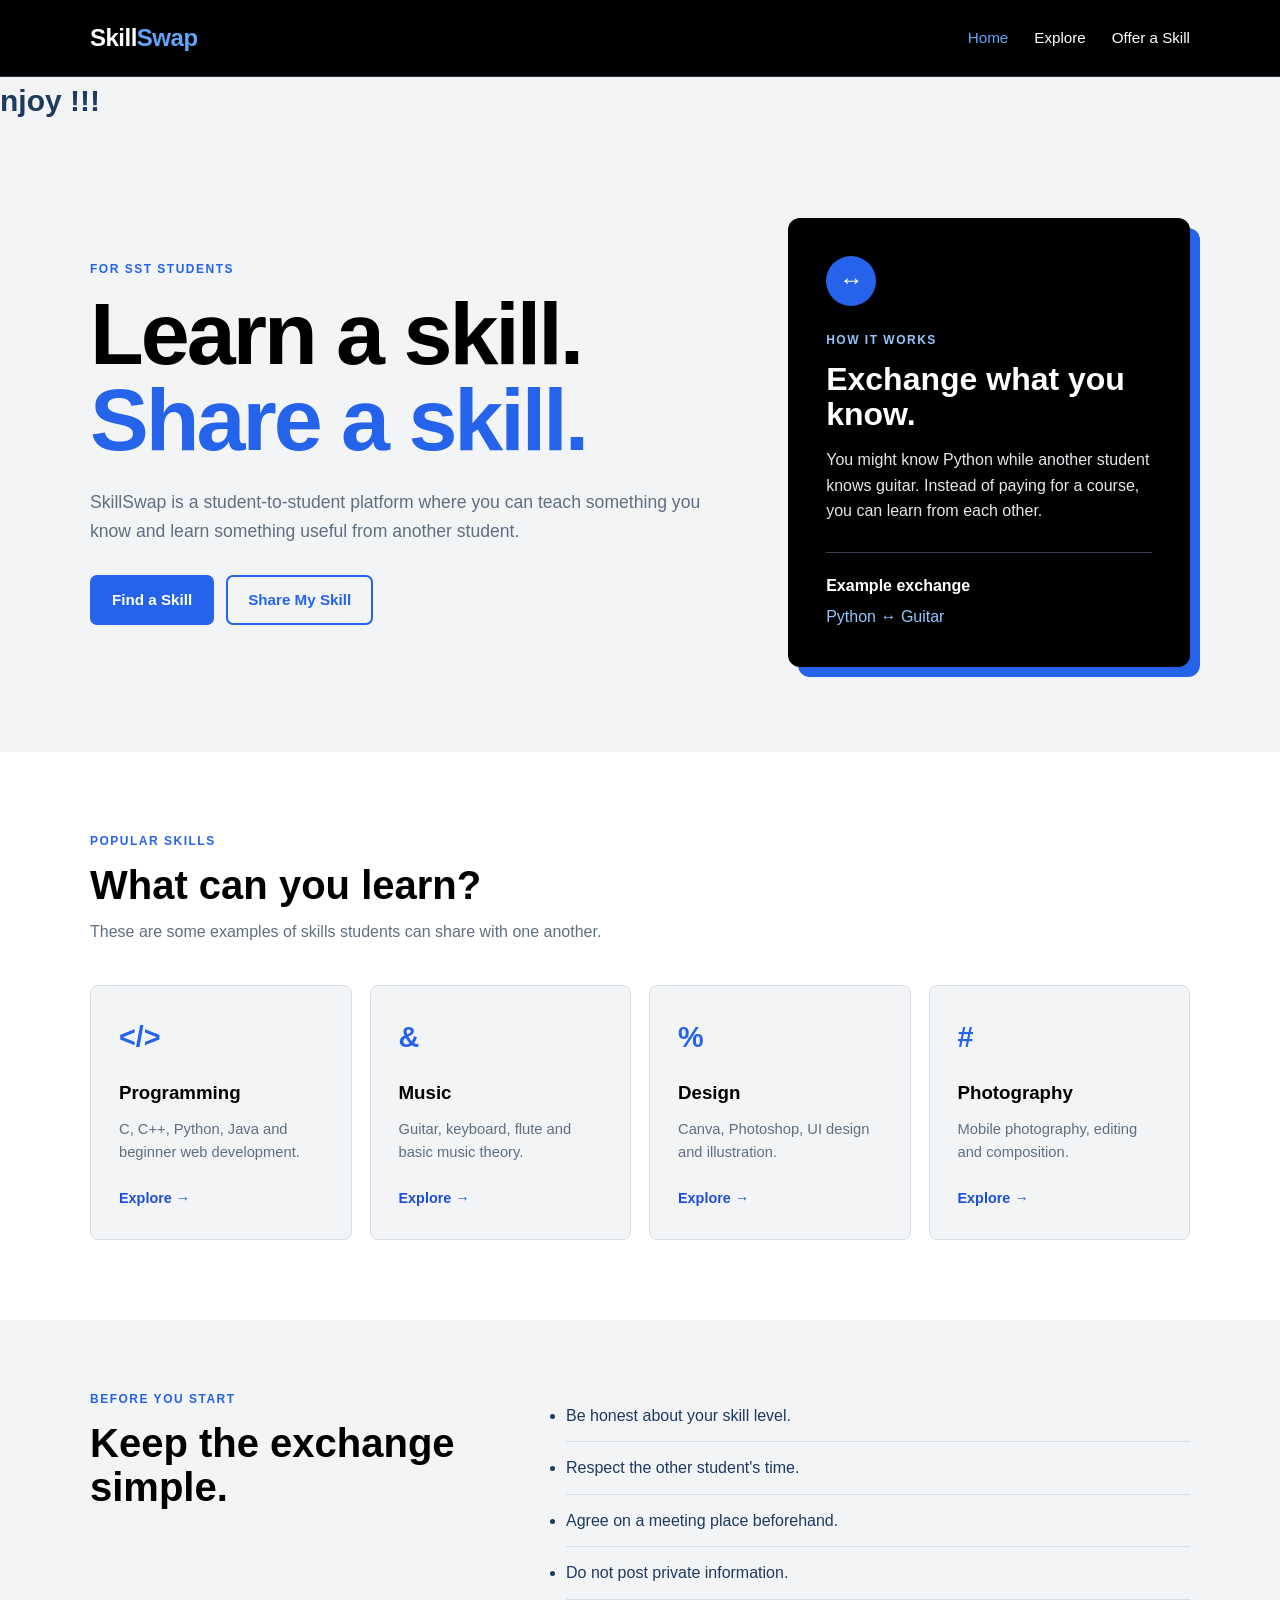
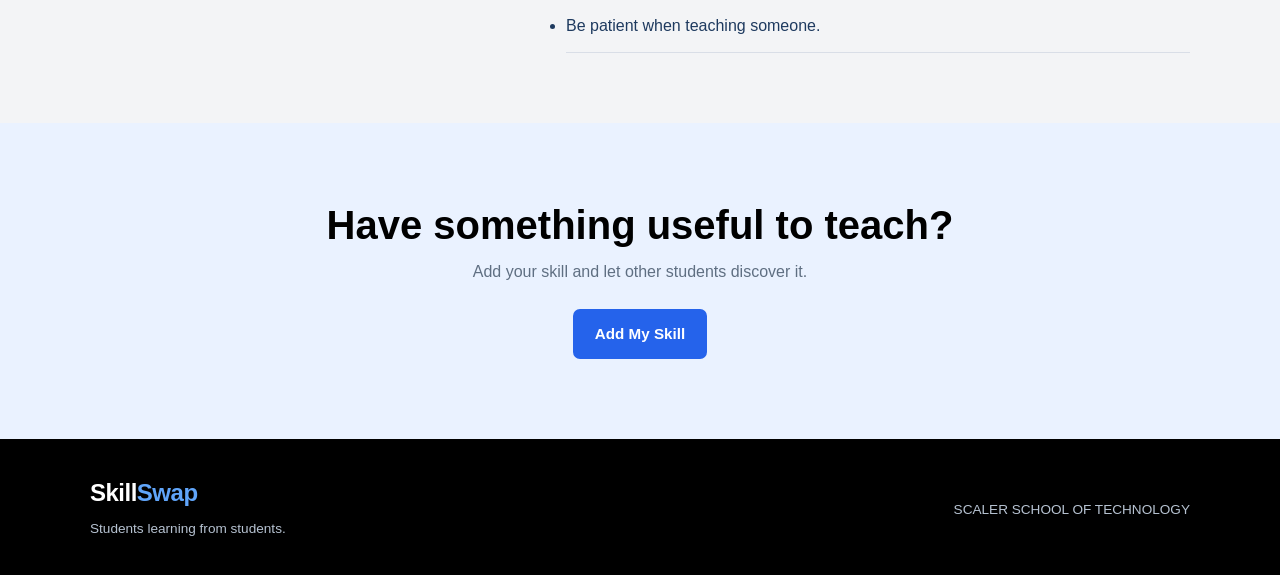
<file: index.html>
<!DOCTYPE html>
<html lang="en">
<head>
    <meta charset="UTF-8">
    <meta name="viewport" content="width=device-width, initial-scale=1.0">
    <title>SkillSwap - Learn and Share</title>
    <link rel="stylesheet" href="style.css">
</head>

<body>

<header>
    <div class="container nav-bar">
        <a href="index.html" class="brand">Skill<span>Swap</span></a>

        <nav>
            <a href="index.html" class="current">Home</a>
            <a href="explore.html">Explore</a>
            <a href="offer.html">Offer a Skill</a>
        </nav>
    </div>
</header>

<main>
<marquee direction="right" >
               Teach Learn & Enjoy !!!
             </marquee>
    <section class="hero">
        <div class="container hero-content">

            <div class="hero-info">
                <p class="label">FOR SST STUDENTS</p>

                <h1>
                    Learn a skill.
                    <span>Share a skill.</span>
                </h1>

                <p class="hero-description">
                    SkillSwap is a student-to-student platform where
                    you can teach something you know and learn something
                    useful from another student.
                </p>

                <div class="buttons">
                    <a href="explore.html" class="btn primary">
                        Find a Skill
                    </a>

                    <a href="offer.html" class="btn secondary">
                        Share My Skill
                    </a>
                </div>
            </div>

            <div class="idea-card">
                <div class="circle-icon">↔</div>

                <p class="label">HOW IT WORKS</p>

                <h2>Exchange what you know.</h2>

                <p>
                    You might know Python while another student knows
                    guitar. Instead of paying for a course, you can
                    learn from each other.
                </p>

                <div class="example">
                    <strong>Example exchange</strong>
                    <p>Python ↔ Guitar</p>
                </div>
            </div>

        </div>
    </section>


    <section class="section">
        <div class="container">

            <div class="section-heading">
                <p class="label">POPULAR SKILLS</p>
                <h2>What can you learn?</h2>
                <p>
                    These are some examples of skills students can
                    share with one another.
                </p>
            </div>

            <div class="skill-grid">

                <article class="skill-card">
                    <div class="card-icon">&lt;/&gt;</div>
                    <h3>Programming</h3>
                    <p>
                        C, C++, Python, Java and beginner web development.
                    </p>
                    <a href="explore.html">Explore →</a>
                </article>

                <article class="skill-card">
                    <div class="card-icon">&</div>
                    <h3>Music</h3>
                    <p>
                        Guitar, keyboard, flute and basic music theory.
                    </p>
                    <a href="explore.html">Explore →</a>
                </article>

                <article class="skill-card">
                    <div class="card-icon">%</div>
                    <h3>Design</h3>
                    <p>
                        Canva, Photoshop, UI design and illustration.
                    </p>
                    <a href="explore.html">Explore →</a>
                </article>

                <article class="skill-card">
                    <div class="card-icon">#</div>
                    <h3>Photography</h3>
                    <p>
                        Mobile photography, editing and composition.
                    </p>
                    <a href="explore.html">Explore →</a>
                </article>

            </div>
        </div>
    </section>


    <section class="rules">
        <div class="container rules-layout">

            <div>
                <p class="label">BEFORE YOU START</p>
                <h2>Keep the exchange simple.</h2>
            </div>

            <ul>
                <li>Be honest about your skill level.</li>
                <li>Respect the other student's time.</li>
                <li>Agree on a meeting place beforehand.</li>
                <li>Do not post private information.</li>
                <li>Be patient when teaching someone.</li>
            </ul>

        </div>
    </section>


    <section class="cta">
        <div class="container">
            <h2>Have something useful to teach?</h2>

            <p>
                Add your skill and let other students discover it.
            </p>

            <a href="offer.html" class="btn primary">
                Add My Skill
            </a>
        </div>
    </section>

</main>


<footer>
    <div class="container footer-content">
        <div>
            <a href="index.html" class="brand">
                Skill<span>Swap</span>
            </a>
            <p>Students learning from students.</p>
        </div>

        <p>SCALER SCHOOL OF TECHNOLOGY</p>
    </div>
</footer>

</body>
</html>
</file>
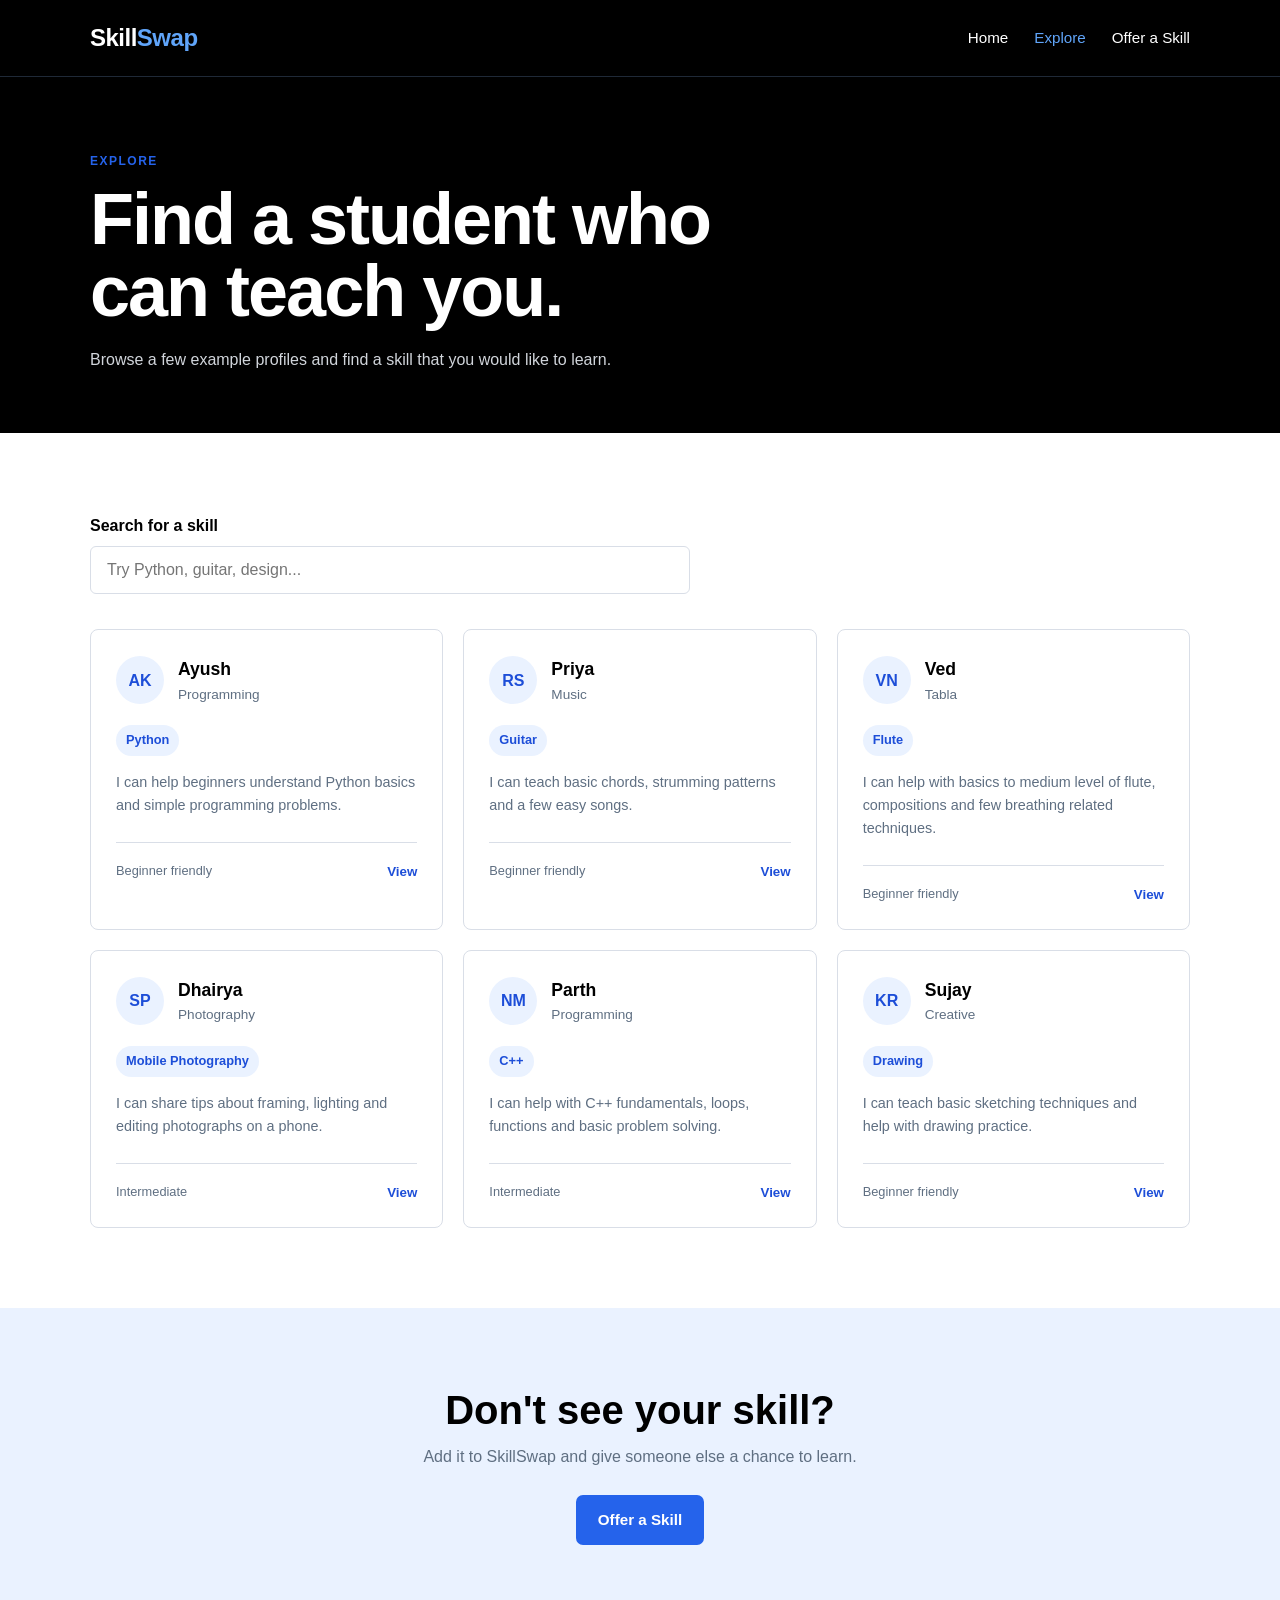
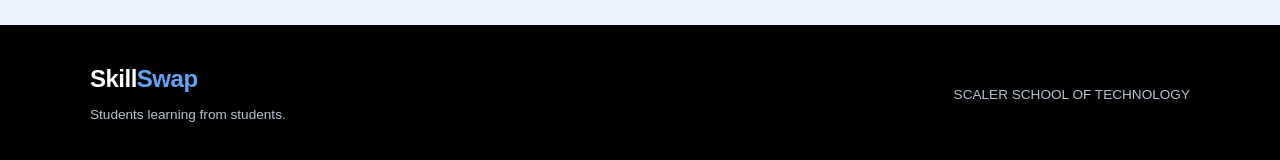
<file: explore.html>
<!DOCTYPE html>
<html lang="en">
<head>
    <meta charset="UTF-8">
    <meta name="viewport" content="width=device-width, initial-scale=1.0">

    <title>Explore Skills - SkillSwap</title>

    <link rel="stylesheet" href="style.css">
</head>

<body>

<header>
    <div class="container nav-bar">

        <a href="index.html" class="brand">
            Skill<span>Swap</span>
        </a>

        <nav>
            <a href="index.html">Home</a>
            <a href="explore.html" class="current">Explore</a>
            <a href="offer.html">Offer a Skill</a>
        </nav>

    </div>
</header>


<main>

<section class="page-header">
    <div class="container">

        <p class="label">EXPLORE</p>

        <h1>Find a student who can teach you.</h1>

        <p>
            Browse a few example profiles and find a skill
            that you would like to learn.
        </p>

    </div>
</section>


<section class="section">
    <div class="container">

        <div class="search-area">

            <label for="skill-search">Search for a skill</label>

            <input
                type="text"
                id="skill-search"
                placeholder="Try Python, guitar, design..."
            >

        </div>


        <div class="student-grid">

            <article class="student-card">

                <div class="student-top">
                    <div class="avatar">AK</div>

                    <div>
                        <h2>Ayush</h2>
                        <p>Programming</p>
                    </div>
                </div>

                <div class="skill-tag">
                    Python
                </div>

                <p>
                    I can help beginners understand Python basics
                    and simple programming problems.
                </p>

                <div class="card-footer">
                    <span>Beginner friendly</span>
                    <button type="button">View</button>
                </div>

            </article>


            <article class="student-card">

                <div class="student-top">
                    <div class="avatar">RS</div>

                    <div>
                        <h2>Priya</h2>
                        <p>Music</p>
                    </div>
                </div>

                <div class="skill-tag">
                    Guitar
                </div>

                <p>
                    I can teach basic chords, strumming patterns
                    and a few easy songs.
                </p>

                <div class="card-footer">
                    <span>Beginner friendly</span>
                    <button type="button">View</button>
                </div>

            </article>


            <article class="student-card">

                <div class="student-top">
                    <div class="avatar">VN</div>

                    <div>
                        <h2>Ved</h2>
                        <p>Tabla</p>
                    </div>
                </div>

                <div class="skill-tag">
                    Flute
                </div>

                <p>
                    I can help with basics to medium level of flute, compositions and
                    few breathing related techniques.
                </p>

                <div class="card-footer">
                    <span>Beginner friendly</span>
                    <button type="button">View</button>
                </div>

            </article>


            <article class="student-card">

                <div class="student-top">
                    <div class="avatar">SP</div>

                    <div>
                        <h2>Dhairya</h2>
                        <p>Photography</p>
                    </div>
                </div>

                <div class="skill-tag">
                    Mobile Photography
                </div>

                <p>
                    I can share tips about framing, lighting and
                    editing photographs on a phone.
                </p>

                <div class="card-footer">
                    <span>Intermediate</span>
                    <button type="button">View</button>
                </div>

            </article>


            <article class="student-card">

                <div class="student-top">
                    <div class="avatar">NM</div>

                    <div>
                        <h2>Parth</h2>
                        <p>Programming</p>
                    </div>
                </div>

                <div class="skill-tag">
                    C++
                </div>

                <p>
                    I can help with C++ fundamentals, loops,
                    functions and basic problem solving.
                </p>

                <div class="card-footer">
                    <span>Intermediate</span>
                    <button type="button">View</button>
                </div>

            </article>


            <article class="student-card">

                <div class="student-top">
                    <div class="avatar">KR</div>

                    <div>
                        <h2>Sujay</h2>
                        <p>Creative</p>
                    </div>
                </div>

                <div class="skill-tag">
                    Drawing
                </div>

                <p>
                    I can teach basic sketching techniques and
                    help with drawing practice.
                </p>

                <div class="card-footer">
                    <span>Beginner friendly</span>
                    <button type="button">View</button>
                </div>

            </article>

        </div>

    </div>
</section>


<section class="cta">
    <div class="container">

        <h2>Don't see your skill?</h2>

        <p>
            Add it to SkillSwap and give someone else a chance to learn.
        </p>

        <a href="offer.html" class="btn primary">
            Offer a Skill
        </a>

    </div>
</section>

</main>


<footer>
    <div class="container footer-content">

        <div>
            <a href="index.html" class="brand">
                Skill<span>Swap</span>
            </a>

            <p>Students learning from students.</p>
        </div>

        <p>SCALER SCHOOL OF TECHNOLOGY</p>

    </div>
</footer>

</body>
</html>
</file>
<file: style.css>
* {
    box-sizing: border-box;
    margin: 0;
    padding: 0;
}



html {
    scroll-behavior: smooth;
}

body {
    background: #f3f4f6;
    color: #1e3a5f;
    font-family: Arial, Helvetica, sans-serif;
    line-height: 1.6;
}

a {
    color: inherit;
    text-decoration: none;
}

.container {
    width: min(1100px, 92%);
    margin: 0 auto;
}




header {
    background: #000000;
    border-bottom: 1px solid #1f2937;
}

.nav-bar {
    min-height: 76px;

    display: flex;
    align-items: center;
    justify-content: space-between;

    gap: 30px;
}

.brand {
    color: #ffffff;
    font-size: 1.5rem;
    font-weight: 800;
    letter-spacing: -0.5px;
}

.brand span {
    color: #60a5fa;
}

nav {
    display: flex;
    gap: 26px;
}

nav a {
    color: #ffffff;
    font-size: 0.95rem;
    padding: 8px 0;
    transition: color 0.2s ease;
}

nav a:hover,
nav a.current {
    color: #60a5fa;
}



.hero {
    padding: 85px 0;
}

.hero-content {
    display: grid;
    grid-template-columns: 1.35fr 0.85fr;
    gap: 60px;
    align-items: center;
}

.label {
    color: #2563eb;
    font-size: 0.75rem;
    font-weight: 800;
    letter-spacing: 1.5px;
    margin-bottom: 12px;
}

.hero h1 {
    color: #000000;
    font-size: clamp(3rem, 7vw, 5.5rem);
    line-height: 0.98;
    letter-spacing: -3px;
    margin-bottom: 25px;
}

.hero h1 span {
    color: #2563eb;
    display: block;
}

.hero-description {
    color: #5f6f82;
    font-size: 1.1rem;
    max-width: 650px;
}

.buttons {
    display: flex;
    flex-wrap: wrap;
    gap: 12px;
    margin-top: 30px;
}


.btn {
    display: inline-block;
    border: 2px solid #2563eb;
    border-radius: 7px;

    padding: 11px 20px;

    font-size: 0.95rem;
    font-weight: 700;

    cursor: pointer;
    transition: 0.2s ease;
}

.btn.primary {
    background: #2563eb;
    color: white;
}

.btn.primary:hover {
    background: #1d4ed8;
    border-color: #1d4ed8;
}

.btn.secondary {
    background: transparent;
    color: #2563eb;
}

.btn.secondary:hover {
    background: #eaf2ff;
}

.full-width {
    width: 100%;
}



.idea-card {
    background: #000000;
    color: white;

    padding: 38px;
    border-radius: 12px;

    box-shadow: 10px 10px 0 #2563eb;
}

.circle-icon {
    width: 50px;
    height: 50px;

    display: grid;
    place-items: center;

    margin-bottom: 25px;

    background: #2563eb;
    border-radius: 50%;

    font-size: 1.5rem;
}

.idea-card .label {
    color: #93c5fd;
}

.idea-card h2 {
    font-size: 2rem;
    line-height: 1.1;
    margin-bottom: 15px;
}

.idea-card p {
    color: #e5e7eb;
}

.example {
    margin-top: 28px;
    padding-top: 20px;
    border-top: 1px solid #374151;
}

.example strong {
    display: block;
    margin-bottom: 5px;
    color: white;
}

.example p {
    color: #93c5fd;
}



.section {
    padding: 80px 0;
    background: white;
}

.section-heading {
    max-width: 650px;
    margin-bottom: 40px;
}

.section-heading h2,
.rules h2,
.cta h2 {
    color: #000000;
    font-size: 2.5rem;
    line-height: 1.1;
    margin-bottom: 12px;
}

.section-heading p:not(.label) {
    color: #5f6f82;
}


marquee{
    font-size:30px;
    font-weight: bolder;
}


.skill-grid {
    display: grid;
    grid-template-columns: repeat(4, 1fr);
    gap: 18px;
}

.skill-card {
    padding: 28px;
    border: 1px solid #d9dee7;
    background: #f3f4f6;
    border-radius: 8px;

    transition: transform 0.2s ease,
                box-shadow 0.2s ease;
}

.skill-card:hover {
    transform: translateY(-4px);
    box-shadow: 0 8px 20px rgba(0, 0, 0, 0.07);
}

.card-icon {
    color: #2563eb;
    font-size: 1.8rem;
    font-weight: bold;
    margin-bottom: 18px;
}

.skill-card h3 {
    color: #000000;
    margin-bottom: 10px;
}

.skill-card p {
    color: #5f6f82;
    font-size: 0.92rem;
    margin-bottom: 20px;
}

.skill-card a {
    color: #1d4ed8;
    font-size: 0.9rem;
    font-weight: bold;
}




.rules {
    padding: 70px 0;
}

.rules-layout {
    display: grid;
    grid-template-columns: 0.8fr 1.2fr;
    gap: 60px;
}

.rules ul {
    list-style: disc;
}

.rules li {
    padding: 13px 0;
    border-bottom: 1px solid #d9dee7;
}




.cta {
    background: #eaf2ff;
    text-align: center;
    padding: 80px 20px;
}

.cta p {
    color: #5f6f82;
    margin-bottom: 25px;
}



.page-header {
    padding: 75px 0 60px;
    background: #000000;
    color: white;
}

.page-header h1 {
    max-width: 750px;

    font-size: clamp(2.5rem, 6vw, 4.5rem);
    line-height: 1;
    letter-spacing: -2px;

    margin-bottom: 20px;
}

.page-header > .container > p:last-child {
    color: #d1d5db;
    max-width: 650px;
}



.search-area {
    margin-bottom: 35px;
}

.search-area label {
    display: block;
    color: #000000;
    font-weight: bold;
    margin-bottom: 8px;
}

.search-area input {
    width: 100%;
    max-width: 600px;

    border: 1px solid #d9dee7;
    border-radius: 6px;

    padding: 14px 16px;

    background: white;
    font-size: 1rem;
}

.search-area input:focus {
    outline: 2px solid #2563eb;
    border-color: #2563eb;
}

.student-grid {
    display: grid;
    grid-template-columns: repeat(3, 1fr);
    gap: 20px;
}

.student-card {
    background: white;
    border: 1px solid #d9dee7;
    border-radius: 8px;

    padding: 25px;
}

.student-top {
    display: flex;
    align-items: center;
    gap: 14px;

    margin-bottom: 20px;
}

.avatar {
    width: 48px;
    height: 48px;

    display: grid;
    place-items: center;

    border-radius: 50%;
    background: #eaf2ff;
    color: #1d4ed8;

    font-weight: bold;
}

.student-card h2 {
    color: #000000;
    font-size: 1.1rem;
}

.student-card .student-top p {
    color: #5f6f82;
    font-size: 0.85rem;
}

.skill-tag {
    display: inline-block;

    padding: 5px 10px;
    margin-bottom: 15px;

    border-radius: 20px;
    background: #eaf2ff;

    color: #1d4ed8;
    font-size: 0.8rem;
    font-weight: bold;
}

.student-card > p {
    color: #5f6f82;
    font-size: 0.9rem;
}

.card-footer {
    display: flex;
    justify-content: space-between;
    align-items: center;

    margin-top: 25px;
    padding-top: 18px;

    border-top: 1px solid #d9dee7;

    color: #5f6f82;
    font-size: 0.8rem;
}

.card-footer button {
    border: 0;
    background: none;

    color: #1d4ed8;
    font-weight: bold;

    cursor: pointer;
}




.form-section {
    padding: 80px 0;
    background: white;
}

.form-layout {
    display: grid;
    grid-template-columns: 0.8fr 1.2fr;
    gap: 70px;
}

.form-intro h2 {
    color: #000000;
    font-size: 2.5rem;
    line-height: 1.1;
    margin-bottom: 20px;
}

.form-intro > p:not(.label) {
    color: #5f6f82;
}

.tip-box {
    margin-top: 30px;
    padding: 20px;

    background: #eaf2ff;
    border-left: 4px solid #2563eb;
}

.tip-box strong {
    color: #000000;
}

.tip-box p {
    margin-top: 8px;
    color: #5f6f82;
    font-size: 0.9rem;
}

.skill-form {
    padding: 35px;

    background: #f3f4f6;
    border: 1px solid #d9dee7;
    border-radius: 10px;
}

.form-group {
    margin-bottom: 20px;
}

.form-group label {
    display: block;

    color: #000000;
    font-weight: bold;
    font-size: 0.9rem;

    margin-bottom: 7px;
}

.form-group input,
.form-group select,
.form-group textarea {
    width: 100%;

    border: 1px solid #d9dee7;
    border-radius: 5px;

    background: white;

    padding: 12px 14px;

    color: #1e3a5f;
    font: inherit;
}

.form-group textarea {
    resize: vertical;
}

.form-group input:focus,
.form-group select:focus,
.form-group textarea:focus {
    outline: 2px solid #2563eb;
    border-color: #2563eb;
}

.radio-group,
.checkbox-group {
    display: flex;
    flex-direction: column;
    gap: 10px;
    margin-top: 10px;
}

.option-item {
    display: flex !important;
    align-items: center;
    gap: 10px;
    color: #1e3a5f;
    font-size: 0.92rem;
    cursor: pointer;
    padding: 8px 10px;
    background: white;
    border: 1px solid #d9dee7;
    border-radius: 6px;
    transition: 0.2s ease;
}

.option-item:hover {
    background: #eaf2ff;
    border-color: #2563eb;
}

.option-item input[type="radio"],
.option-item input[type="checkbox"] {
    width: 17px;
    height: 17px;
    accent-color: #2563eb;
    cursor: pointer;
}

.agreement {
    background: #eaf2ff;
    border-color: #d9dee7;
    line-height: 1.4;
}


footer {
    background: #000000;
    color: white;
    padding: 35px 0;
}

.footer-content {
    display: flex;
    justify-content: space-between;
    align-items: center;

    gap: 30px;
}

footer .brand {
    color: white;
}

footer p {
    color: #b6c2d1;
    font-size: 0.85rem;
    margin-top: 5px;
}



@media (max-width: 850px) {

    .hero-content,
    .rules-layout,
    .form-layout {
        grid-template-columns: 1fr;
    }

    .skill-grid {
        grid-template-columns: repeat(2, 1fr);
    }

    .student-grid {
        grid-template-columns: repeat(2, 1fr);
    }

    .hero {
        padding: 60px 0;
    }

    .hero h1 {
        font-size: 4rem;
    }
}


@media (max-width: 600px) {

    .nav-bar {
        flex-direction: column;
        padding: 18px 0;
    }

    nav {
        width: 100%;
        justify-content: center;
        gap: 18px;
    }

    .hero h1 {
        font-size: 3rem;
        letter-spacing: -1.5px;
    }

    .skill-grid,
    .student-grid {
        grid-template-columns: 1fr;
    }

    .idea-card {
        box-shadow: 6px 6px 0 #2563eb;
    }

    .section-heading h2,
    .rules h2,
    .cta h2,
    .form-intro h2 {
        font-size: 2rem;
    }

    .skill-form {
        padding: 22px;
    }

    .footer-content {
        flex-direction: column;
        align-items: flex-start;
    }
}
</file>
